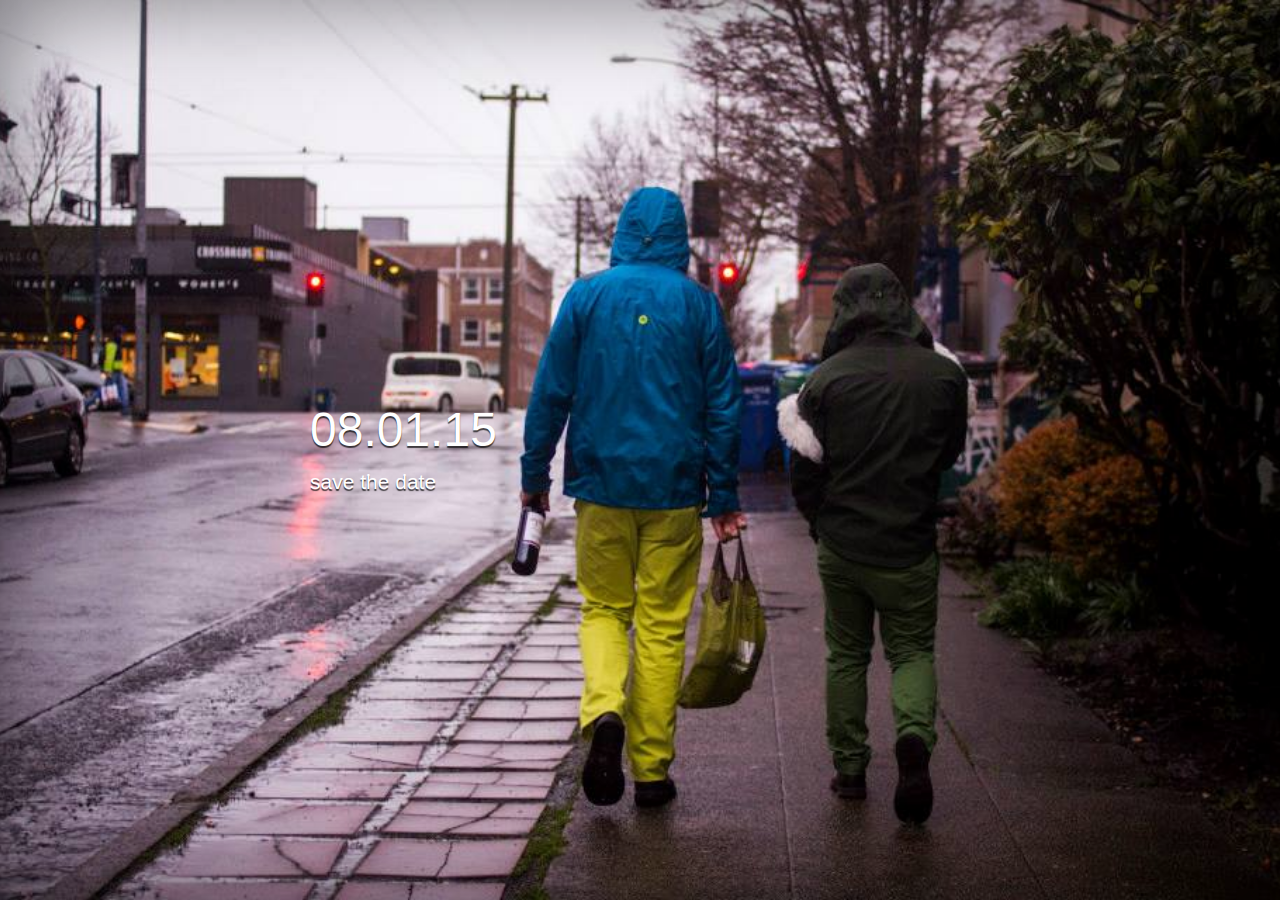
<file: index.html>
<!DOCTYPE html>
<html lang="en">
  <head>
    <meta charset="utf-8">
    <meta http-equiv="X-UA-Compatible" content="IE=edge">
    <meta name="viewport" content="width=device-width, initial-scale=1">
    <meta name="description" content="">
    <meta name="author" content="">
    <link rel="icon" href="../../favicon.ico">

    <title>Cary and Todd's Wedding</title>

    <!-- Bootstrap core CSS -->
    <link href="http://maxcdn.bootstrapcdn.com/bootstrap/3.2.0/css/bootstrap.min.css" rel="stylesheet">

    <!-- Custom styles for this template -->
    <link href="styles/cover.css" rel="stylesheet">

    <!-- HTML5 shim and Respond.js IE8 support of HTML5 elements and media queries -->
    <!--[if lt IE 9]>
      <script src="https://oss.maxcdn.com/html5shiv/3.7.2/html5shiv.min.js"></script>
      <script src="https://oss.maxcdn.com/respond/1.4.2/respond.min.js"></script>
    <![endif]-->
  </head>

  <body>

    <div class="site-wrapper">

      <div class="site-wrapper-inner">

        <div class="cover-container">

          <!--<div class="masthead clearfix">
            <div class="inner">
              <h3 class="masthead-brand">Cover</h3>
              <ul class="nav masthead-nav">
                <li class="active"><a href="#">Home</a></li>
                <li><a href="#">Features</a></li>
                <li><a href="#">Contact</a></li>
              </ul>
            </div>
          </div>-->

          <div class="inner cover">
            <h1 class="cover-heading">08.01.15</h1>
            <p class="lead">save the date</p>
            <p class="lead">
            <!--<a href="#" class="btn btn-lg btn-default">Learn more</a>-->
            </p>
          </div>

          <div class="mastfoot">
            <div class="inner">
              <!--<p>Cover template for <a href="http://getbootstrap.com">Bootstrap</a>, by <a href="https://twitter.com/mdo">@mdo</a>.</p>-->
            </div>
          </div>

        </div>

      </div>

    </div>
  </body>
</html>
</file>
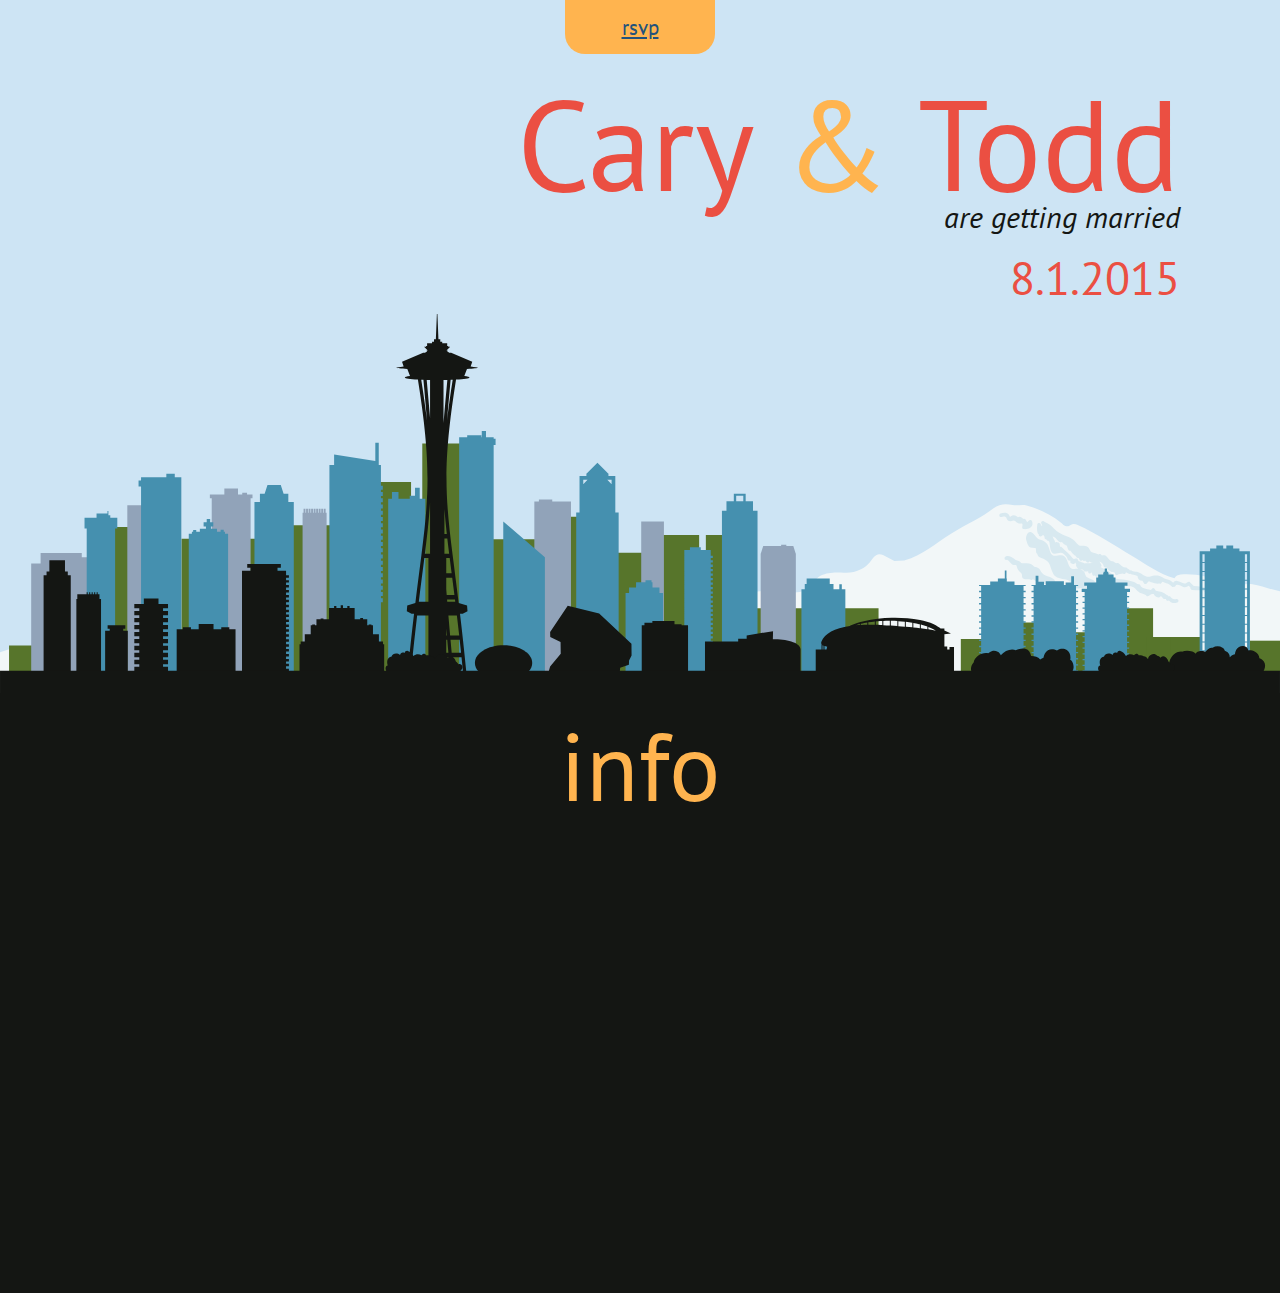
<file: new.html>
<html>
<head>
<!-- Latest compiled and minified CSS -->
<link rel="stylesheet" href="https://maxcdn.bootstrapcdn.com/bootstrap/3.3.1/css/bootstrap.min.css">
<link href='http://fonts.googleapis.com/css?family=PT+Sans' rel='stylesheet' type='text/css'>
<link rel="stylesheet" href="styles/style.css">
<script src="https://code.jquery.com/jquery-2.1.1.min.js"></script>
<script>
$(document).ready(function() {
    $(".pulldown-tab").click(function() {
      $(".pulldown").slideToggle();
    });
});
</script>
</head>
<body>
<div class="container-fluid">

  <div class="pulldown">
    <div class="row">
      <div class="col-md-4 col-md-offset-4">
      <form class="form" role="form" method="post" action="http://localhost:3000/guests">
        <div class="form-group">
          <input type="text" class="form-control input-lg" id="names" name="names" placeholder="name(s)">
        </div>
        <div class="form-group">
          <input type="email" class="form-control input-lg" id="email" name="email" placeholder="email">
        </div>
        <div class="row">
          <div class="col-xs-6">
            <div class="form-group">
              <div class="radio">
                <label>
                  <input type="radio" name="rsvp" id="rsvp-yes" value="yes" checked>
                  Yep, planning on it!
                </label>
              </div>
              <div class="radio">
                <label>
                  <input type="radio" name="rsvp" id="rsvp-no" value="no">
                  Nope, can't make it
                </label>
              </div>
            </div>
          </div>
          <div class="col-xs-6 rsvp-submit">
            <button type="submit" class="btn btn-default input-lg rsvp-button">RSVP!</button>
          </div>
        </div>
      </form>
    </div>
    </div>
  </div>
  <a href="#rsvp"><div class="pulldown-tab">rsvp</div></a>
  <div class="main-text">
    <h1 class="names"><span class="name">Cary</span> <span class="ampersand">&amp;</span> <span class="name">Todd</span></h1>
    <h2 class="getting-married">are getting married</h2>
    <h2 class="date">8.1.2015</h2>
  </div>
  <div id="skyline-container">
    <img src="images/skyline.svg">
  </div>
  <div class="row underground">
    <h2 class="section">info</h2>
  </div>
  <!--<div class="row photo-backs">
    <img src="images/caryandtodd.jpg"></img>
  </div>-->
</div>
</body>
</html>
</file>
<file: styles/cover.css>
/*
 * Globals
 */

/* Links */
a,
a:focus,
a:hover {
  color: #fff;
}

/* Custom default button */
.btn-default,
.btn-default:hover,
.btn-default:focus {
  color: #333;
  text-shadow: none; /* Prevent inheritence from `body` */
  background-color: #fff;
  border: 1px solid #fff;
}


/*
 * Base structure
 */

html,
body {
  height: 100%;
  background-color: #333;
}
body {
  color: #fff;
  text-shadow: 0px 2px 1px rgba(0,0,0,.7);
  background-image: url('../images/caryandtodd.jpg');
  background-size: cover;
  background-position: center center;
  background-repeat: none;
}

/* Extra markup and styles for table-esque vertical and horizontal centering */
.site-wrapper {
  display: table;
  width: 100%;
  height: 100%; /* For at least Firefox */
  min-height: 100%;
  -webkit-box-shadow: inset 0 0 100px rgba(0,0,0,.5);
          box-shadow: inset 0 0 100px rgba(0,0,0,.5);
}
.site-wrapper-inner {
  display: table-cell;
  vertical-align: top;
}
.cover-container {
  margin-right: auto;
  margin-left: auto;
}

/* Padding for spacing */
.inner {
  padding: 30px;
}


/*
 * Header
 */
.masthead-brand {
  margin-top: 10px;
  margin-bottom: 10px;
}

.masthead-nav > li {
  display: inline-block;
}
.masthead-nav > li + li {
  margin-left: 20px;
}
.masthead-nav > li > a {
  padding-right: 0;
  padding-left: 0;
  font-size: 16px;
  font-weight: bold;
  color: #fff; /* IE8 proofing */
  color: rgba(255,255,255,.75);
  border-bottom: 2px solid transparent;
}
.masthead-nav > li > a:hover,
.masthead-nav > li > a:focus {
  background-color: transparent;
  border-bottom-color: #a9a9a9;
  border-bottom-color: rgba(255,255,255,.25);
}
.masthead-nav > .active > a,
.masthead-nav > .active > a:hover,
.masthead-nav > .active > a:focus {
  color: #fff;
  border-bottom-color: #fff;
}

@media (min-width: 768px) {
  .masthead-brand {
    float: left;
  }
  .masthead-nav {
    float: right;
  }
}


/*
 * Cover
 */

.cover {
  padding: 0 20px;
}
.cover .btn-lg {
  padding: 10px 20px;
  font-weight: bold;
}


/*
 * Footer
 */

.mastfoot {
  color: #999; /* IE8 proofing */
  color: rgba(255,255,255,.5);
}


/*
 * Affix and center
 */

@media (min-width: 768px) {
  /* Pull out the header and footer */
  .masthead {
    position: fixed;
    top: 0;
  }
  .mastfoot {
    position: fixed;
    bottom: 0;
  }
  /* Start the vertical centering */
  .site-wrapper-inner {
    vertical-align: middle;
  }
  /* Handle the widths */
  .masthead,
  .mastfoot,
  .cover-container {
    width: 100%; /* Must be percentage or pixels for horizontal alignment */
  }
}

@media (min-width: 992px) {
  .masthead,
  .mastfoot,
  .cover-container {
    width: 700px;
  }
}

h1 {
  font-size: 48px;
}
</file>
<file: styles/style.css>
html, body { width: 100%; height: 100%; }
body {
  background-color: #CDE4F4;
  font-family: 'PT Sans', sans-serif;
}

.container-fluid {
  padding: 0;
}

.row {
  margin-left: 0;
  margin-right: 0;
}

h1, h2, h3, p {
  color: #141613;
}

.main-text {
  text-align: right;
  margin-right: 100px;
}

.name {
  color: rgb(235,79,66);
}
.names {
  font-size: 128px;
}
.ampersand {
  color: rgb(255,180,79);
}
.getting-married {
  font-style:italic;
  margin-top:-25px;
}
.date {
  color: rgb(235,79,66);
  font-size: 46px;
}

svg {
  width: 110%;
  margin-left: -5%;
}

.underground {
  background-color: rgb(20,22,19);
  height: 600px;
}

.underground h2 {
  color: rgb(255,180,79);
}

#skyline-container {
  display:inline-block;
  position: relative;
  width: 100%;
  vertical-align: middle;
  overflow: hidden;
}

#skyline-container img {
  width: 100%;
}

.section {
  text-align: center;
  font-size: 72pt;
}

.pulldown-tab {
  background-color: rgb(255,180,79);
  width: 150px;
  margin: auto;
  display: block;
  padding: 12px;
  font-size: 16pt;
  radius: 0px 0px 20px 20px;
  -webkit-border-radius: 0px 0px 20px 20px;
  -moz-border-radius: 0px 0px 20px 20px;
  border-radius: 0px 0px 20px 20px;
  text-align: center;
}

.pulldown {
  display: none;
  padding-top: 10px;
  height: 200px;
  background-color: rgb(255,180,79);
}

.radio {
  margin-top: 0px;
}

.rsvp-button {
  padding-right: 0px;
  width: 100%;
}

.rsvp-submit {
  padding-right: 0px;
}
</file>
